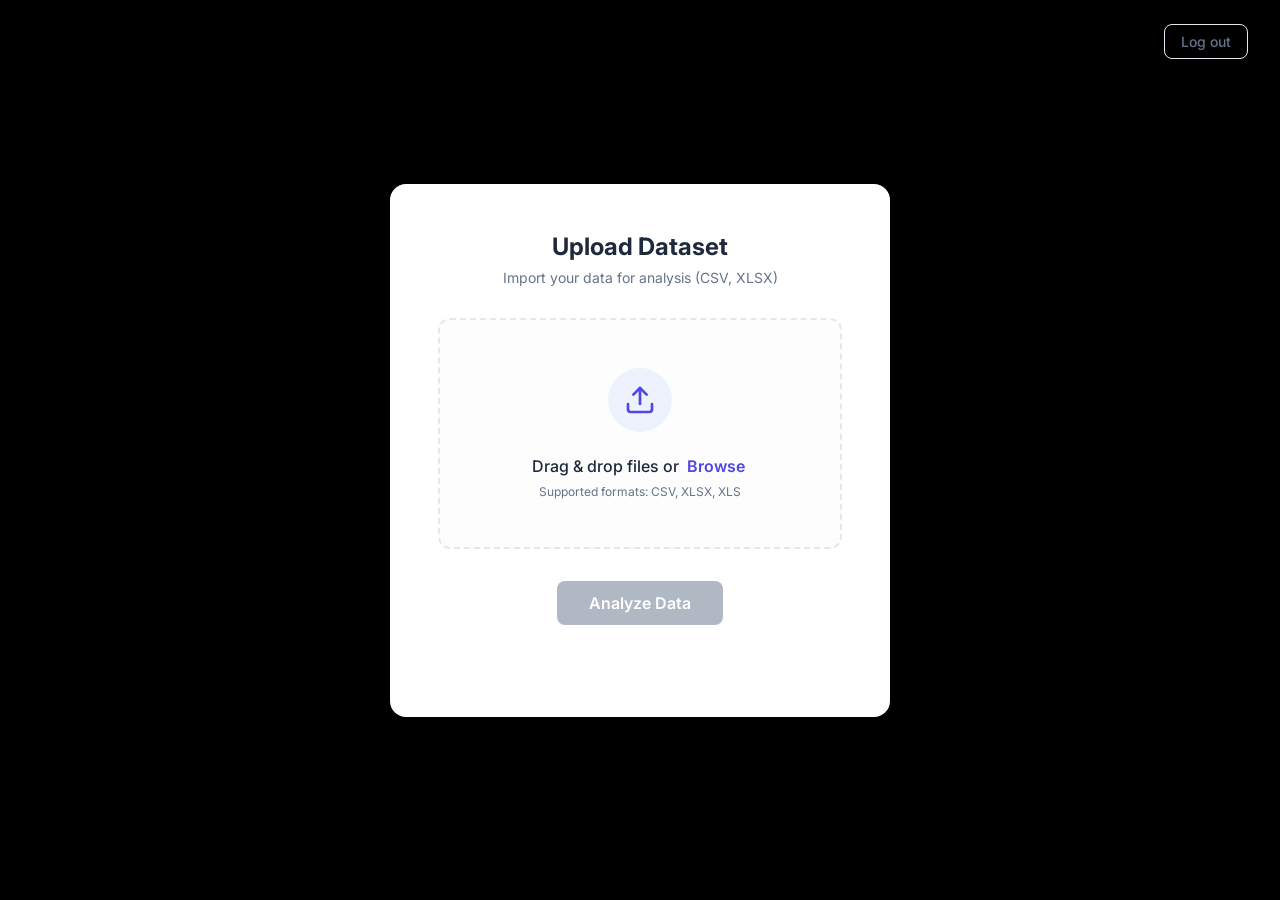
<file: index.html>
<!DOCTYPE html>
<html lang="en">

<head>
    <meta charset="UTF-8">
    <meta name="viewport" content="width=device-width, initial-scale=1.0">
    <title>Upload Data - Topic Modelling</title>
    <meta name="description" content="Securely upload your CSV or Excel files for topic modelling.">
    <link rel="stylesheet" href="style.css">
    <link href="https://fonts.googleapis.com/css2?family=Inter:wght@400;500;600;700&display=swap" rel="stylesheet">
</head>

<body>
    <a href="/logout" class="logout-btn">Log out</a>

    <div class="container">
        <div class="upload-card">
            <h1 class="title">Upload Dataset</h1>
            <p class="subtitle">Import your data for analysis (CSV, XLSX)</p>

            <div class="drop-zone" id="dropZone">
                <div class="icon-container">
                    <svg xmlns="http://www.w3.org/2000/svg" width="32" height="32" viewBox="0 0 24 24" fill="none"
                        stroke="currentColor" stroke-width="2" stroke-linecap="round" stroke-linejoin="round">
                        <path d="M21 15v4a2 2 0 0 1-2 2H5a2 2 0 0 1-2-2v-4"></path>
                        <polyline points="17 8 12 3 7 8"></polyline>
                        <line x1="12" y1="3" x2="12" y2="15"></line>
                    </svg>
                </div>

                <p class="drop-text">Drag & drop files or <button id="browseBtn" class="browse-btn">Browse</button></p>
                <p class="file-info">Supported formats: CSV, XLSX, XLS</p>

                <input type="file" id="fileInput" accept=".csv, .xlsx, .xls" multiple>
            </div>

            <div id="fileList" class="file-list"></div>

            <div class="actions" style="margin-top: 2rem;">
                <button id="analyzeBtn" class="analyze-btn" disabled>Analyze Data</button>
            </div>
            <div id="statusMessage" class="status-message"></div>
        </div>
    </div>

    <script src="script.js"></script>
</body>

</html>
</file>
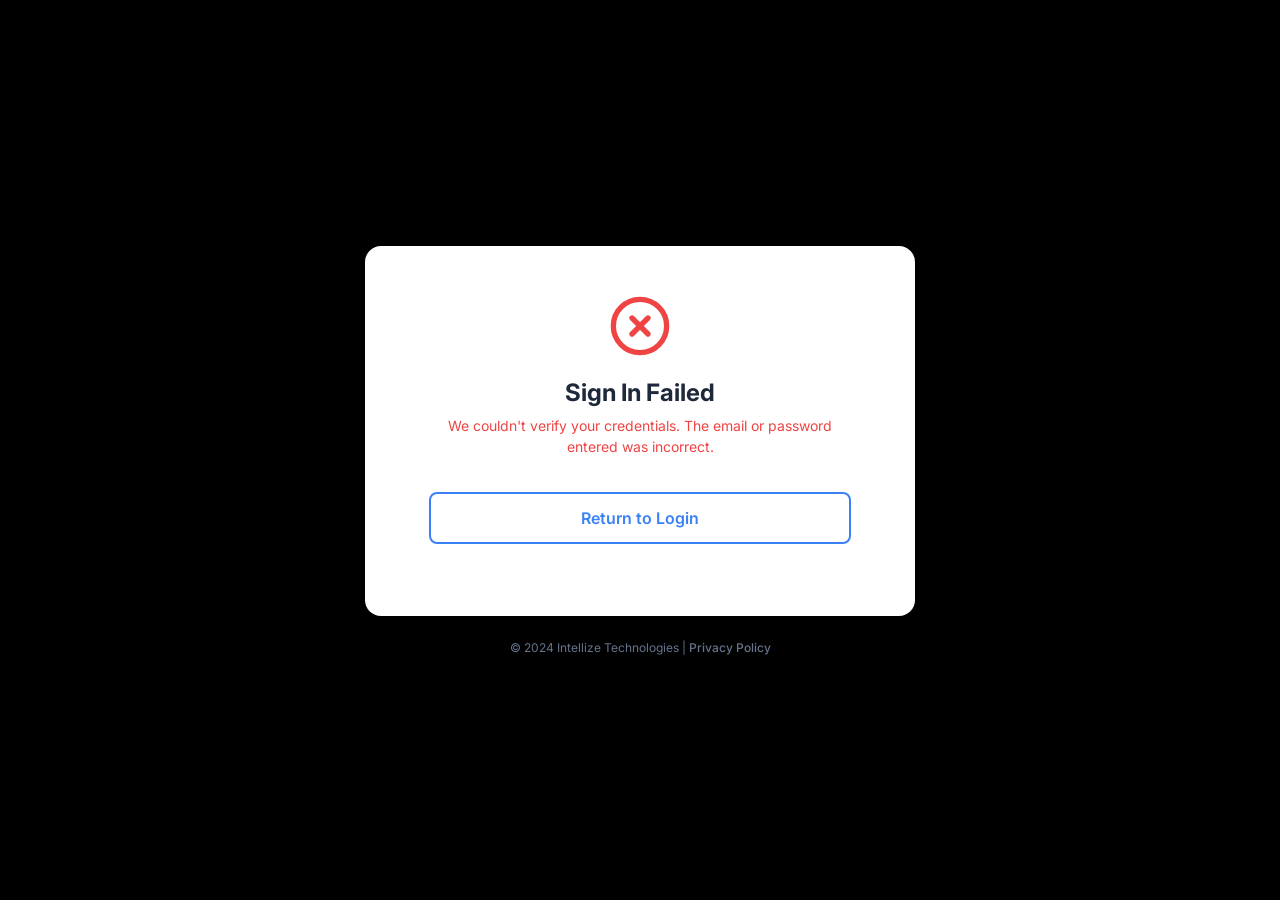
<file: invalid.html>
<!DOCTYPE html>
<html lang="en">
<head>
    <meta charset="UTF-8">
    <meta name="viewport" content="width=device-width, initial-scale=1.0">
    <title>Invalid Credentials - Data Analytics Portal</title>
    <link rel="stylesheet" href="style.css">
    <link href="https://fonts.googleapis.com/css2?family=Inter:wght@400;500;600;700&display=swap" rel="stylesheet">
    <style>
        .error-icon {
            color: #ef4444;
            margin-bottom: 20px;
            display: flex;
            justify-content: center;
        }
        .back-btn {
            margin-top: 10px;
            background-color: transparent !important;
            color: #3b82f6 !important;
            border: 2px solid #3b82f6 !important;
            font-weight: 600;
        }
        .back-btn:hover {
            background-color: #eff6ff !important;
        }
    </style>
</head>
<body>
    <div class="login-container">
        <div class="login-card" style="text-align: center;">
            <div class="error-icon">
                <svg xmlns="http://www.w3.org/2000/svg" width="64" height="64" viewBox="0 0 24 24" fill="none" stroke="currentColor" stroke-width="2" stroke-linecap="round" stroke-linejoin="round">
                    <circle cx="12" cy="12" r="10"></circle>
                    <line x1="15" y1="9" x2="9" y2="15"></line>
                    <line x1="9" y1="9" x2="15" y2="15"></line>
                </svg>
            </div>
            <h1 class="login-title">Sign In Failed</h1>
            <p class="login-subtitle" style="margin-bottom: 25px; color: #ef4444;">We couldn't verify your credentials. The email or password entered was incorrect.</p>
            
            <a href="/login" style="text-decoration: none;">
                <button type="button" class="login-btn back-btn">Return to Login</button>
            </a>
        </div>
        <div class="login-footer">
            © 2024 Intellize Technologies | <a href="#">Privacy Policy</a>
        </div>
    </div>
</body>
</html>
</file>
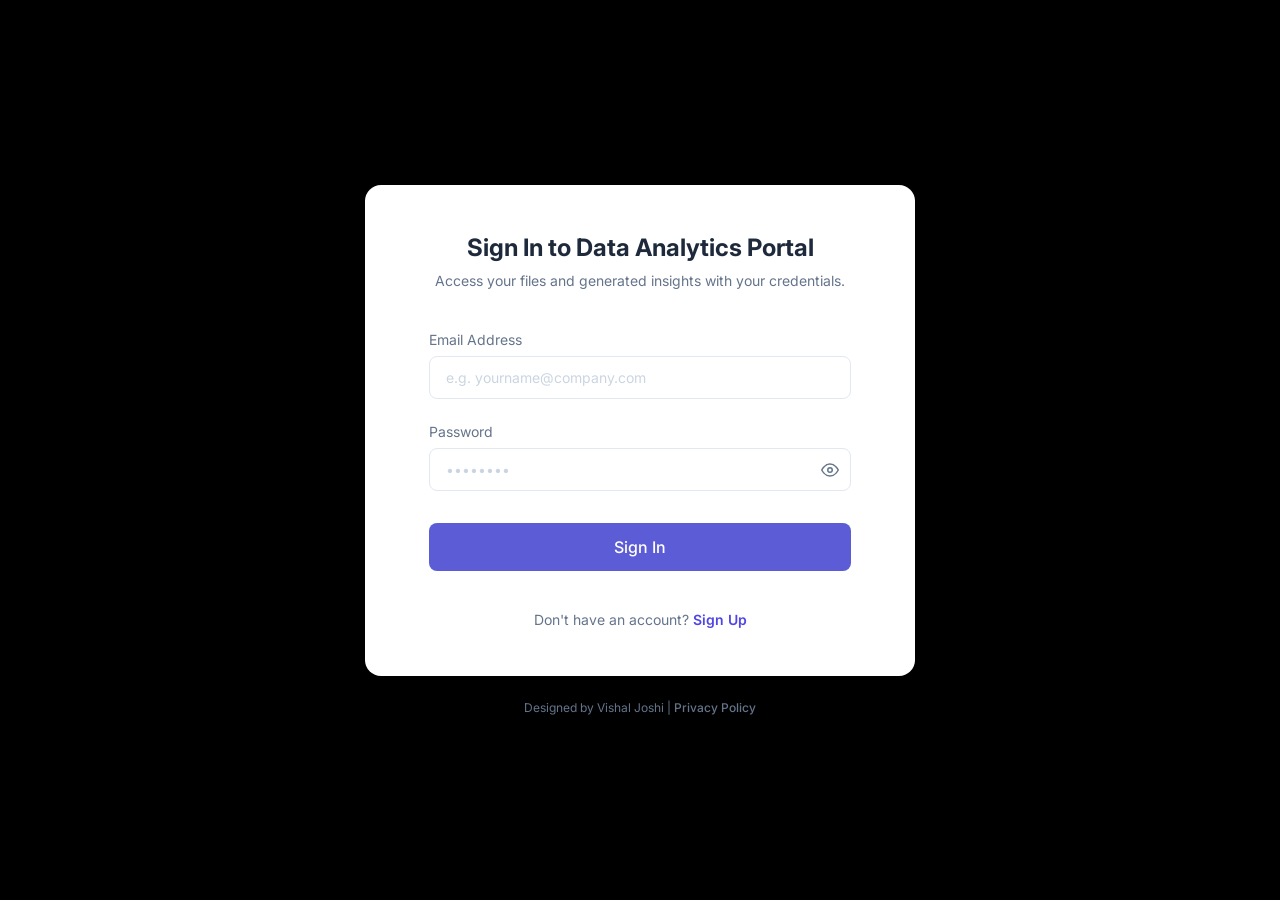
<file: login.html>
<!DOCTYPE html>
<html lang="en">

<head>
    <meta charset="UTF-8">
    <meta name="viewport" content="width=device-width, initial-scale=1.0">
    <title>Sign In - Data Analytics Portal</title>
    <link rel="stylesheet" href="style.css">
    <link href="https://fonts.googleapis.com/css2?family=Inter:wght@400;500;600;700&display=swap" rel="stylesheet">
    <style>
        .success-box {
            background-color: #ecfdf5;
            border: 1px solid #d1fae5;
            color: #065f46;
            padding: 0.75rem 1rem;
            border-radius: 8px;
            margin-bottom: 1.5rem;
            font-size: 0.875rem;
            display: none;
            text-align: center;
        }
    </style>
</head>

<body>
    <div class="login-container">
        <div class="login-card">
            <h1 class="login-title">Sign In to Data Analytics Portal</h1>
            <p class="login-subtitle">Access your files and generated insights with your credentials.</p>

            <div class="success-box" id="successBox">Registration successful! Please sign in.</div>

            <form action="/login" method="POST" class="login-form">
                <div class="input-group">
                    <label for="email">Email Address</label>
                    <input type="email" id="email" name="email" placeholder="e.g. yourname@company.com" required>
                </div>

                <div class="input-group password-group">
                    <label for="password">Password</label>
                    <div class="password-input-wrapper">
                        <input type="password" id="password" name="password" placeholder="••••••••" required>
                        <button type="button" class="toggle-password" id="togglePasswordBtn"
                            aria-label="Toggle password visibility">
                            <svg xmlns="http://www.w3.org/2000/svg" width="18" height="18" viewBox="0 0 24 24"
                                fill="none" stroke="currentColor" stroke-width="2" stroke-linecap="round"
                                stroke-linejoin="round" class="feather feather-eye">
                                <path d="M1 12s4-8 11-8 11 8 11 8-4 8-11 8-11-8-11-8z"></path>
                                <circle cx="12" cy="12" r="3"></circle>
                            </svg>
                        </button>
                    </div>
                </div>

                <button type="submit" class="login-btn">Sign In</button>
            </form>

            <div class="login-links" style="margin-top: 1rem; justify-content: center;">
                <p style="font-size: 0.875rem; color: var(--text-light);">
                    Don't have an account? <a href="/register" style="color: var(--primary); font-weight: 600;">Sign
                        Up</a>
                </p>
            </div>


        </div>
        <div class="login-footer">
            Designed by Vishal Joshi | <a href="#">Privacy Policy</a>
        </div>
    </div>

    <script>
        document.getElementById('togglePasswordBtn').addEventListener('click', function () {
            var passwordInput = document.getElementById('password');
            var icon = this.querySelector('svg');
            if (passwordInput.type === 'password') {
                passwordInput.type = 'text';
                // change to eye-off icon
                this.innerHTML = '<svg xmlns="http://www.w3.org/2000/svg" width="18" height="18" viewBox="0 0 24 24" fill="none" stroke="currentColor" stroke-width="2" stroke-linecap="round" stroke-linejoin="round" class="feather feather-eye-off"><path d="M17.94 17.94A10.07 10.07 0 0 1 12 20c-7 0-11-8-11-8a18.45 18.45 0 0 1 5.06-5.94M9.9 4.24A9.12 9.12 0 0 1 12 4c7 0 11 8 11 8a18.5 18.5 0 0 1-2.16 3.19m-6.72-1.07a3 3 0 1 1-4.24-4.24M1 1l22 22"></path></svg>';
            } else {
                passwordInput.type = 'password';
                this.innerHTML = '<svg xmlns="http://www.w3.org/2000/svg" width="18" height="18" viewBox="0 0 24 24" fill="none" stroke="currentColor" stroke-width="2" stroke-linecap="round" stroke-linejoin="round" class="feather feather-eye"><path d="M1 12s4-8 11-8 11 8 11 8-4 8-11 8-11-8-11-8z"></path><circle cx="12" cy="12" r="3"></circle></svg>';
            }
        });

        // Show registration success banner if URL has registered=true
        const urlParams = new URLSearchParams(window.location.search);
        if (urlParams.get('registered') === 'true') {
            document.getElementById('successBox').style.display = 'block';
        }
    </script>
</body>

</html>
</file>
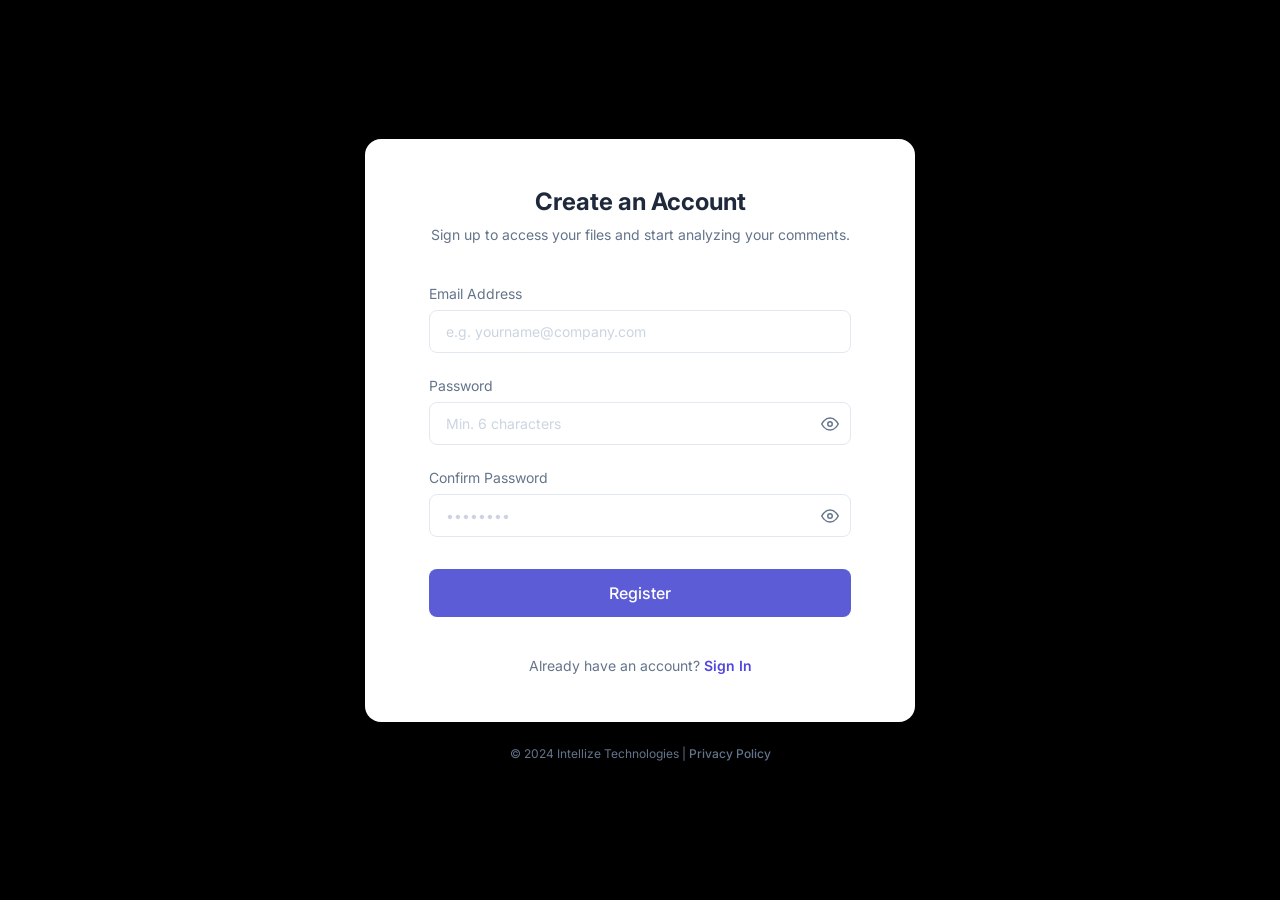
<file: register.html>
<!DOCTYPE html>
<html lang="en">

<head>
    <meta charset="UTF-8">
    <meta name="viewport" content="width=device-width, initial-scale=1.0">
    <title>Sign Up - Data Analytics Portal</title>
    <link rel="stylesheet" href="style.css">
    <link href="https://fonts.googleapis.com/css2?family=Inter:wght@400;500;600;700&display=swap" rel="stylesheet">
    <style>
        .error-box {
            background-color: #fef2f2;
            border: 1px solid #fee2e2;
            color: #ef4444;
            padding: 0.75rem 1rem;
            border-radius: 8px;
            margin-bottom: 1.5rem;
            font-size: 0.875rem;
            display: none;
            text-align: left;
        }
    </style>
</head>

<body>
    <div class="login-container">
        <div class="login-card">
            <h1 class="login-title">Create an Account</h1>
            <p class="login-subtitle">Sign up to access your files and start analyzing your comments.</p>

            <div class="error-box" id="errorBox"></div>

            <form action="/register" method="POST" class="login-form" id="registerForm">
                <div class="input-group">
                    <label for="email">Email Address</label>
                    <input type="email" id="email" name="email" placeholder="e.g. yourname@company.com" required>
                </div>

                <div class="input-group password-group">
                    <label for="password">Password</label>
                    <div class="password-input-wrapper">
                        <input type="password" id="password" name="password" placeholder="Min. 6 characters" required>
                        <button type="button" class="toggle-password" id="togglePasswordBtn"
                            aria-label="Toggle password visibility">
                            <svg xmlns="http://www.w3.org/2000/svg" width="18" height="18" viewBox="0 0 24 24"
                                fill="none" stroke="currentColor" stroke-width="2" stroke-linecap="round"
                                stroke-linejoin="round" class="feather feather-eye">
                                <path d="M1 12s4-8 11-8 11 8 11 8-4 8-11 8-11-8-11-8z"></path>
                                <circle cx="12" cy="12" r="3"></circle>
                            </svg>
                        </button>
                    </div>
                </div>

                <div class="input-group password-group">
                    <label for="confirm_password">Confirm Password</label>
                    <div class="password-input-wrapper">
                        <input type="password" id="confirm_password" name="confirm_password" placeholder="••••••••" required>
                        <button type="button" class="toggle-password" id="toggleConfirmPasswordBtn"
                            aria-label="Toggle confirm password visibility">
                            <svg xmlns="http://www.w3.org/2000/svg" width="18" height="18" viewBox="0 0 24 24"
                                fill="none" stroke="currentColor" stroke-width="2" stroke-linecap="round"
                                stroke-linejoin="round" class="feather feather-eye">
                                <path d="M1 12s4-8 11-8 11 8 11 8-4 8-11 8-11-8-11-8z"></path>
                                <circle cx="12" cy="12" r="3"></circle>
                            </svg>
                        </button>
                    </div>
                </div>

                <button type="submit" class="login-btn">Register</button>
            </form>

            <div class="login-links" style="margin-top: 1rem; justify-content: center;">
                <p style="font-size: 0.875rem; color: var(--text-light);">
                    Already have an account? <a href="/login" style="color: var(--primary); font-weight: 600;">Sign In</a>
                </p>
            </div>
        </div>
        <div class="login-footer">
            © 2024 Intellize Technologies | <a href="#">Privacy Policy</a>
        </div>
    </div>

    <script>
        // Setup password toggles
        function setupPasswordToggle(btnId, inputId) {
            document.getElementById(btnId).addEventListener('click', function () {
                var passwordInput = document.getElementById(inputId);
                if (passwordInput.type === 'password') {
                    passwordInput.type = 'text';
                    this.innerHTML = '<svg xmlns="http://www.w3.org/2000/svg" width="18" height="18" viewBox="0 0 24 24" fill="none" stroke="currentColor" stroke-width="2" stroke-linecap="round" stroke-linejoin="round" class="feather feather-eye-off"><path d="M17.94 17.94A10.07 10.07 0 0 1 12 20c-7 0-11-8-11-8a18.45 18.45 0 0 1 5.06-5.94M9.9 4.24A9.12 9.12 0 0 1 12 4c7 0 11 8 11 8a18.5 18.5 0 0 1-2.16 3.19m-6.72-1.07a3 3 0 1 1-4.24-4.24M1 1l22 22"></path></svg>';
                } else {
                    passwordInput.type = 'password';
                    this.innerHTML = '<svg xmlns="http://www.w3.org/2000/svg" width="18" height="18" viewBox="0 0 24 24" fill="none" stroke="currentColor" stroke-width="2" stroke-linecap="round" stroke-linejoin="round" class="feather feather-eye"><path d="M1 12s4-8 11-8 11 8 11 8-4 8-11 8-11-8-11-8z"></path><circle cx="12" cy="12" r="3"></circle></svg>';
                }
            });
        }

        setupPasswordToggle('togglePasswordBtn', 'password');
        setupPasswordToggle('toggleConfirmPasswordBtn', 'confirm_password');

        // Form validation
        document.getElementById('registerForm').addEventListener('submit', function (e) {
            const password = document.getElementById('password').value;
            const confirmPassword = document.getElementById('confirm_password').value;
            const errorBox = document.getElementById('errorBox');
            
            errorBox.style.display = 'none';
            errorBox.textContent = '';

            if (password !== confirmPassword) {
                e.preventDefault();
                errorBox.textContent = 'Passwords do not match.';
                errorBox.style.display = 'block';
                return;
            }

            if (password.length < 6) {
                e.preventDefault();
                errorBox.textContent = 'Password must be at least 6 characters long.';
                errorBox.style.display = 'block';
                return;
            }
        });
    </script>
</body>

</html>
</file>
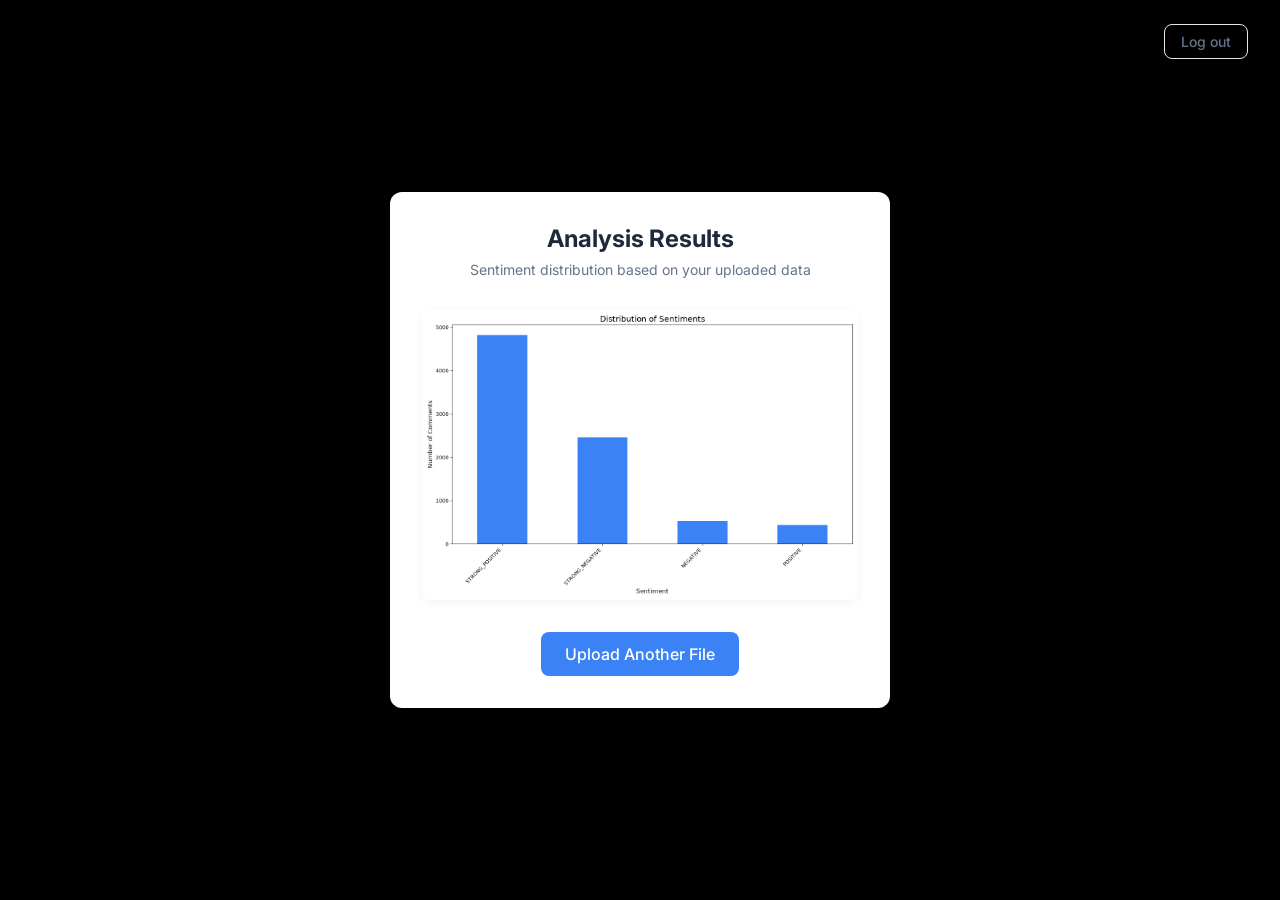
<file: results.html>
<!DOCTYPE html>
<html lang="en">

<head>
    <meta charset="UTF-8">
    <meta name="viewport" content="width=device-width, initial-scale=1.0">
    <title>Analysis Results - Topic Modelling</title>
    <link rel="stylesheet" href="style.css">
    <link href="https://fonts.googleapis.com/css2?family=Inter:wght@400;500;600;700&display=swap" rel="stylesheet">
    <style>
        .results-card {
            background: white;
            border-radius: 12px;
            box-shadow: 0 4px 20px rgba(0, 0, 0, 0.08);
            padding: 2rem;
            width: 100%;
            max-width: 800px;
            text-align: center;
        }

        .chart-container {
            margin: 2rem 0;
            width: 100%;
            display: flex;
            justify-content: center;
        }

        .chart-img {
            max-width: 100%;
            height: auto;
            border-radius: 8px;
            box-shadow: 0 2px 10px rgba(0, 0, 0, 0.05);
        }

        .back-btn {
            background-color: #3b82f6;
            color: white;
            border: none;
            padding: 0.75rem 1.5rem;
            border-radius: 8px;
            font-size: 1rem;
            font-weight: 500;
            cursor: pointer;
            transition: all 0.2s ease;
            text-decoration: none;
            display: inline-block;
        }

        .back-btn:hover {
            background-color: #2563eb;
            transform: translateY(-1px);
        }
    </style>
</head>

<body>
    <a href="/logout" class="logout-btn">Log out</a>
    <div class="container">
        <div class="results-card">
            <h1 class="title">Analysis Results</h1>
            <p class="subtitle">Sentiment distribution based on your uploaded data</p>

            <div class="chart-container">
                <img src="/sentiment_chart.png" alt="Sentiment Distribution Chart" class="chart-img">
            </div>

            <a href="/" class="back-btn">Upload Another File</a>
        </div>
    </div>
</body>

</html>
</file>
<file: style.css>
:root {
    --primary: #4f46e5;
    --primary-hover: #4338ca;
    --background: #000000;
    --surface: #ffffff;
    --text: #1e293b;
    --text-light: #64748b;
    --border: #e2e8f0;
    --radius: 16px;
    --shadow: 0 10px 30px -5px rgba(0, 0, 0, 0.05);
}

* {
    box-sizing: border-box;
    margin: 0;
    padding: 0;
    font-family: 'Inter', system-ui, -apple-system, sans-serif;
}

body {
    background-color: var(--background);
    color: var(--text);
    min-height: 100vh;
    display: flex;
    align-items: center;
    justify-content: center;
    padding: 2rem;
}

.container {
    width: 100%;
    max-width: 500px;
}

.upload-card {
    background: var(--surface);
    border-radius: var(--radius);
    padding: 3rem;
    box-shadow: var(--shadow);
    text-align: center;
    transition: transform 0.2s ease;
}

.upload-card:hover {
    transform: translateY(-2px);
}

.title {
    font-size: 1.5rem;
    font-weight: 700;
    margin-bottom: 0.5rem;
    color: var(--text);
}

.subtitle {
    color: var(--text-light);
    font-size: 0.875rem;
    margin-bottom: 2rem;
}

.drop-zone {
    border: 2px dashed var(--border);
    border-radius: calc(var(--radius) - 4px);
    padding: 3rem 1.5rem;
    cursor: pointer;
    transition: all 0.2s ease;
    position: relative;
    overflow: hidden;
    background: #fdfdfd;
}

.drop-zone.drag-active {
    border-color: var(--primary);
    background: #eef2ff;
}

.drop-zone:hover {
    border-color: var(--primary);
    background: #f8fafc;
}

.icon-container {
    width: 64px;
    height: 64px;
    background: #eef2ff;
    border-radius: 50%;
    display: flex;
    align-items: center;
    justify-content: center;
    margin: 0 auto 1.5rem;
    color: var(--primary);
}

.drop-text {
    font-weight: 500;
    margin-bottom: 0.5rem;
}

.browse-btn {
    color: var(--primary);
    background: none;
    border: none;
    font-weight: 600;
    cursor: pointer;
    padding: 0 4px;
    font-size: inherit;
}

.browse-btn:hover {
    text-decoration: underline;
}

.file-info {
    font-size: 0.75rem;
    color: var(--text-light);
    margin-top: 0.5rem;
}

input[type="file"] {
    display: none;
}

.file-list {
    margin-top: 2rem;
    text-align: left;
}

.file-item {
    display: flex;
    align-items: center;
    padding: 0.75rem;
    background: #f1f5f9;
    border-radius: 8px;
    margin-top: 0.5rem;
    animation: slideIn 0.3s ease;
}

.file-icon {
    margin-right: 0.75rem;
    color: var(--text-light);
}

.file-name {
    flex: 1;
    font-size: 0.875rem;
    font-weight: 500;
    white-space: nowrap;
    overflow: hidden;
    text-overflow: ellipsis;
}

.remove-btn {
    background: none;
    border: none;
    color: #ef4444;
    cursor: pointer;
    padding: 4px;
    opacity: 0.7;
    transition: opacity 0.2s;
}

.remove-btn:hover {
    opacity: 1;
}

@keyframes slideIn {
    from {
        opacity: 0;
        transform: translateY(10px);
    }

    to {
        opacity: 1;
        transform: translateY(0);
    }
}

.actions {
    display: flex;
    justify-content: center;
}

.analyze-btn {
    background-color: var(--primary);
    color: white;
    border: none;
    padding: 0.75rem 2rem;
    border-radius: 8px;
    font-weight: 600;
    cursor: pointer;
    transition: background-color 0.2s, opacity 0.2s, transform 0.1s;
    font-size: 1rem;
}

.analyze-btn:hover:not(:disabled) {
    background-color: var(--primary-hover);
    transform: translateY(-1px);
}

.analyze-btn:active:not(:disabled) {
    transform: translateY(0);
}

.analyze-btn:disabled {
    background-color: var(--text-light);
    cursor: not-allowed;
    opacity: 0.5;
}

.status-message {
    margin-top: 1.5rem;
    font-size: 0.875rem;
    min-height: 1.25rem;
    color: var(--text-light);
}

.status-error {
    color: #ef4444;
}

.status-success {
    color: #10b981;
}

/* Login specific styles */
.login-container {
    width: 100%;
    max-width: 550px;
    display: flex;
    flex-direction: column;
    align-items: center;
}

.login-card {
    background: var(--surface);
    border-radius: var(--radius);
    padding: 3rem 4rem;
    box-shadow: var(--shadow);
    text-align: center;
    width: 100%;
    margin-bottom: 1.5rem;
}

.login-title {
    font-size: 1.5rem;
    font-weight: 700;
    margin-bottom: 0.5rem;
    color: var(--text);
}

.login-subtitle {
    color: var(--text-light);
    font-size: 0.875rem;
    margin-bottom: 2.5rem;
    line-height: 1.5;
}

.login-form {
    text-align: left;
}

.input-group {
    margin-bottom: 1.5rem;
}

.input-group label {
    display: block;
    font-size: 0.875rem;
    color: var(--text-light);
    margin-bottom: 0.5rem;
}

.input-group input {
    width: 100%;
    padding: 0.75rem 1rem;
    border: 1px solid var(--border);
    border-radius: 8px;
    font-size: 0.875rem;
    outline: none;
    transition: border-color 0.2s;
    background: var(--surface);
    color: var(--text);
}

.input-group input:focus {
    border-color: var(--primary);
}

.input-group input::placeholder {
    color: #cbd5e1;
}

.password-input-wrapper {
    position: relative;
    display: flex;
    align-items: center;
}

.password-input-wrapper input {
    padding-right: 2.5rem;
}

.toggle-password {
    position: absolute;
    right: 0.75rem;
    background: none;
    border: none;
    color: var(--text-light);
    cursor: pointer;
    display: flex;
    align-items: center;
    justify-content: center;
    padding: 0;
}

.login-btn {
    width: 100%;
    background-color: #5c5cd6;
    color: white;
    border: none;
    padding: 0.875rem;
    border-radius: 8px;
    font-weight: 500;
    cursor: pointer;
    transition: background-color 0.2s;
    font-size: 1rem;
    margin-top: 0.5rem;
    margin-bottom: 1.5rem;
}

.login-btn:hover {
    background-color: #4a4ac0;
}

.login-links {
    display: flex;
    justify-content: space-between;
    font-size: 0.875rem;
}

.login-links a {
    color: var(--text-light);
    text-decoration: none;
}

.login-links a:hover {
    text-decoration: underline;
    color: var(--text);
}

.login-footer {
    font-size: 0.75rem;
    color: var(--text-light);
}

.login-footer a {
    color: var(--text-light);
    text-decoration: none;
    font-weight: 500;
}

.login-footer a:hover {
    text-decoration: underline;
}

.logout-btn {
    position: absolute;
    top: 1.5rem;
    right: 2rem;
    background-color: transparent;
    color: var(--text-light);
    border: 1px solid var(--border);
    padding: 0.5rem 1rem;
    border-radius: 8px;
    font-size: 0.875rem;
    font-weight: 500;
    cursor: pointer;
    text-decoration: none;
    transition: all 0.2s ease;
}

.logout-btn:hover {
    background-color: #f1f5f9;
    color: var(--text);
    border-color: #cbd5e1;
}
</file>
